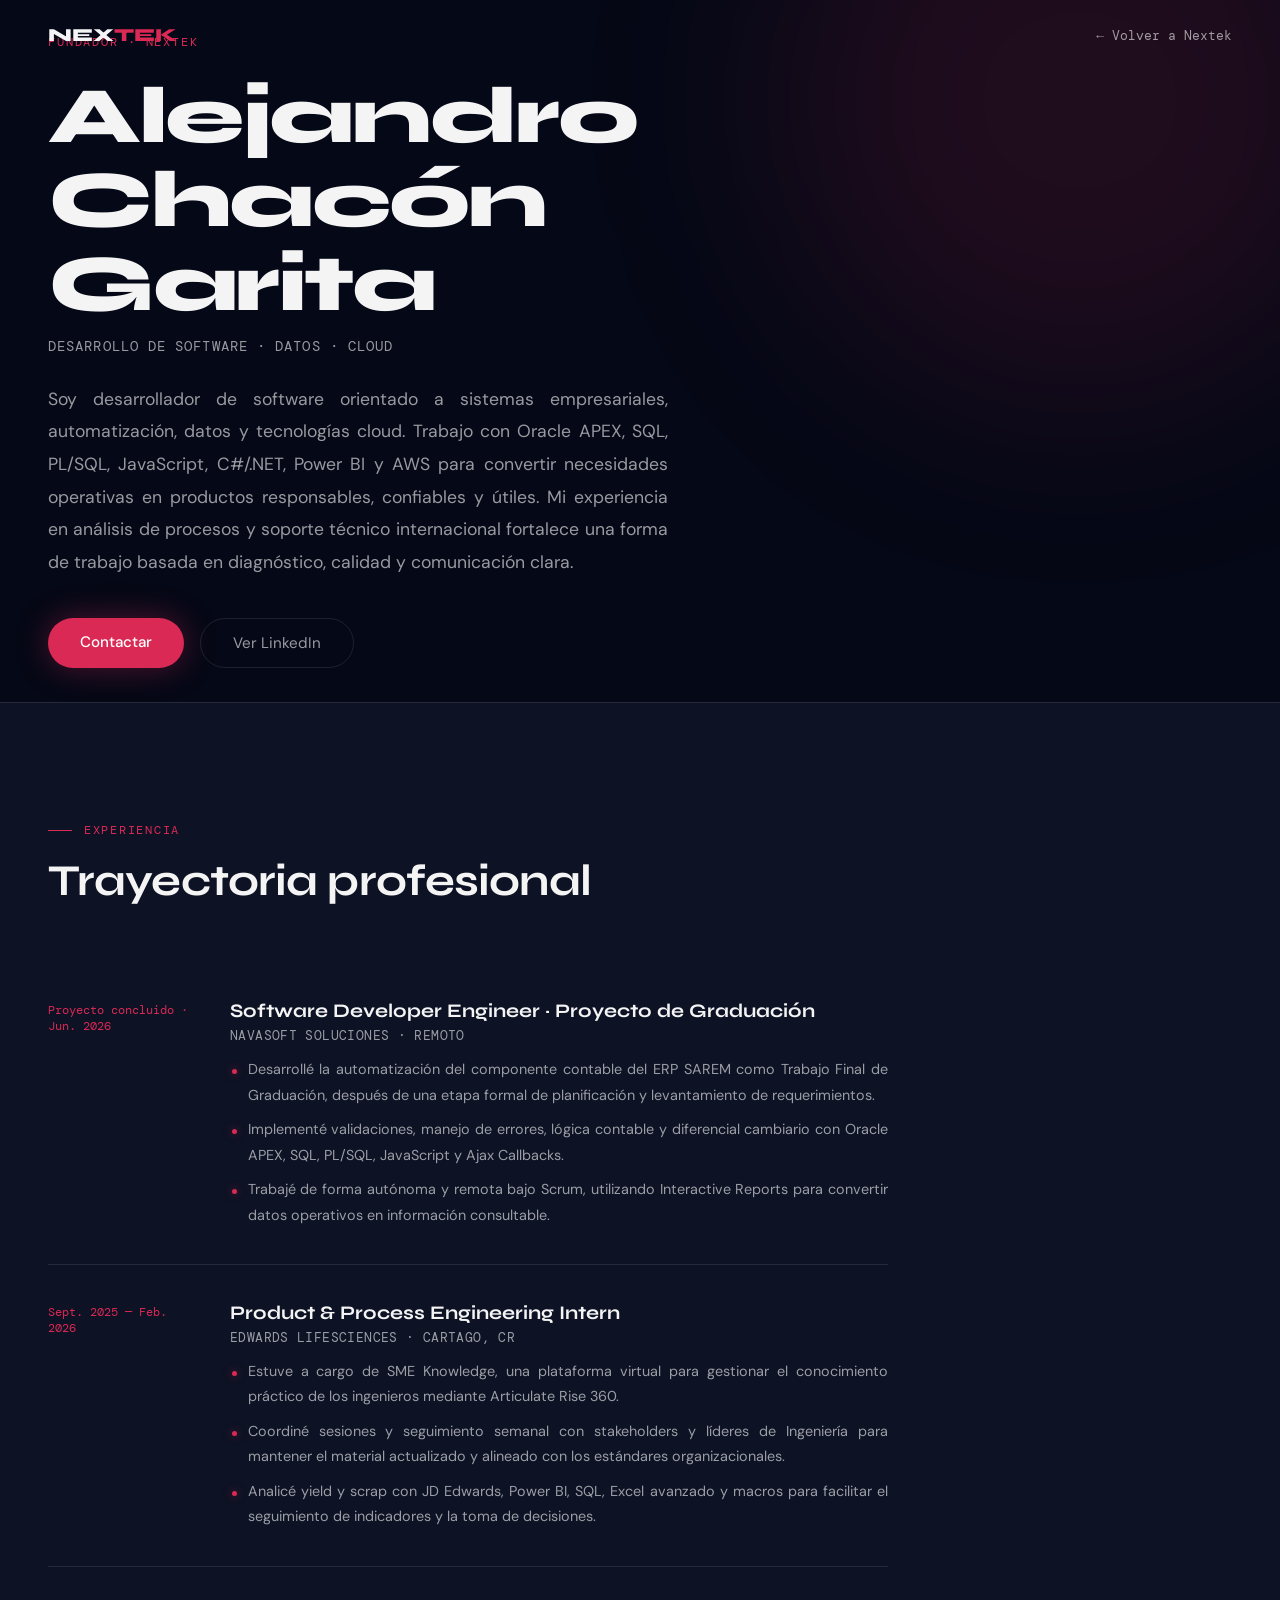
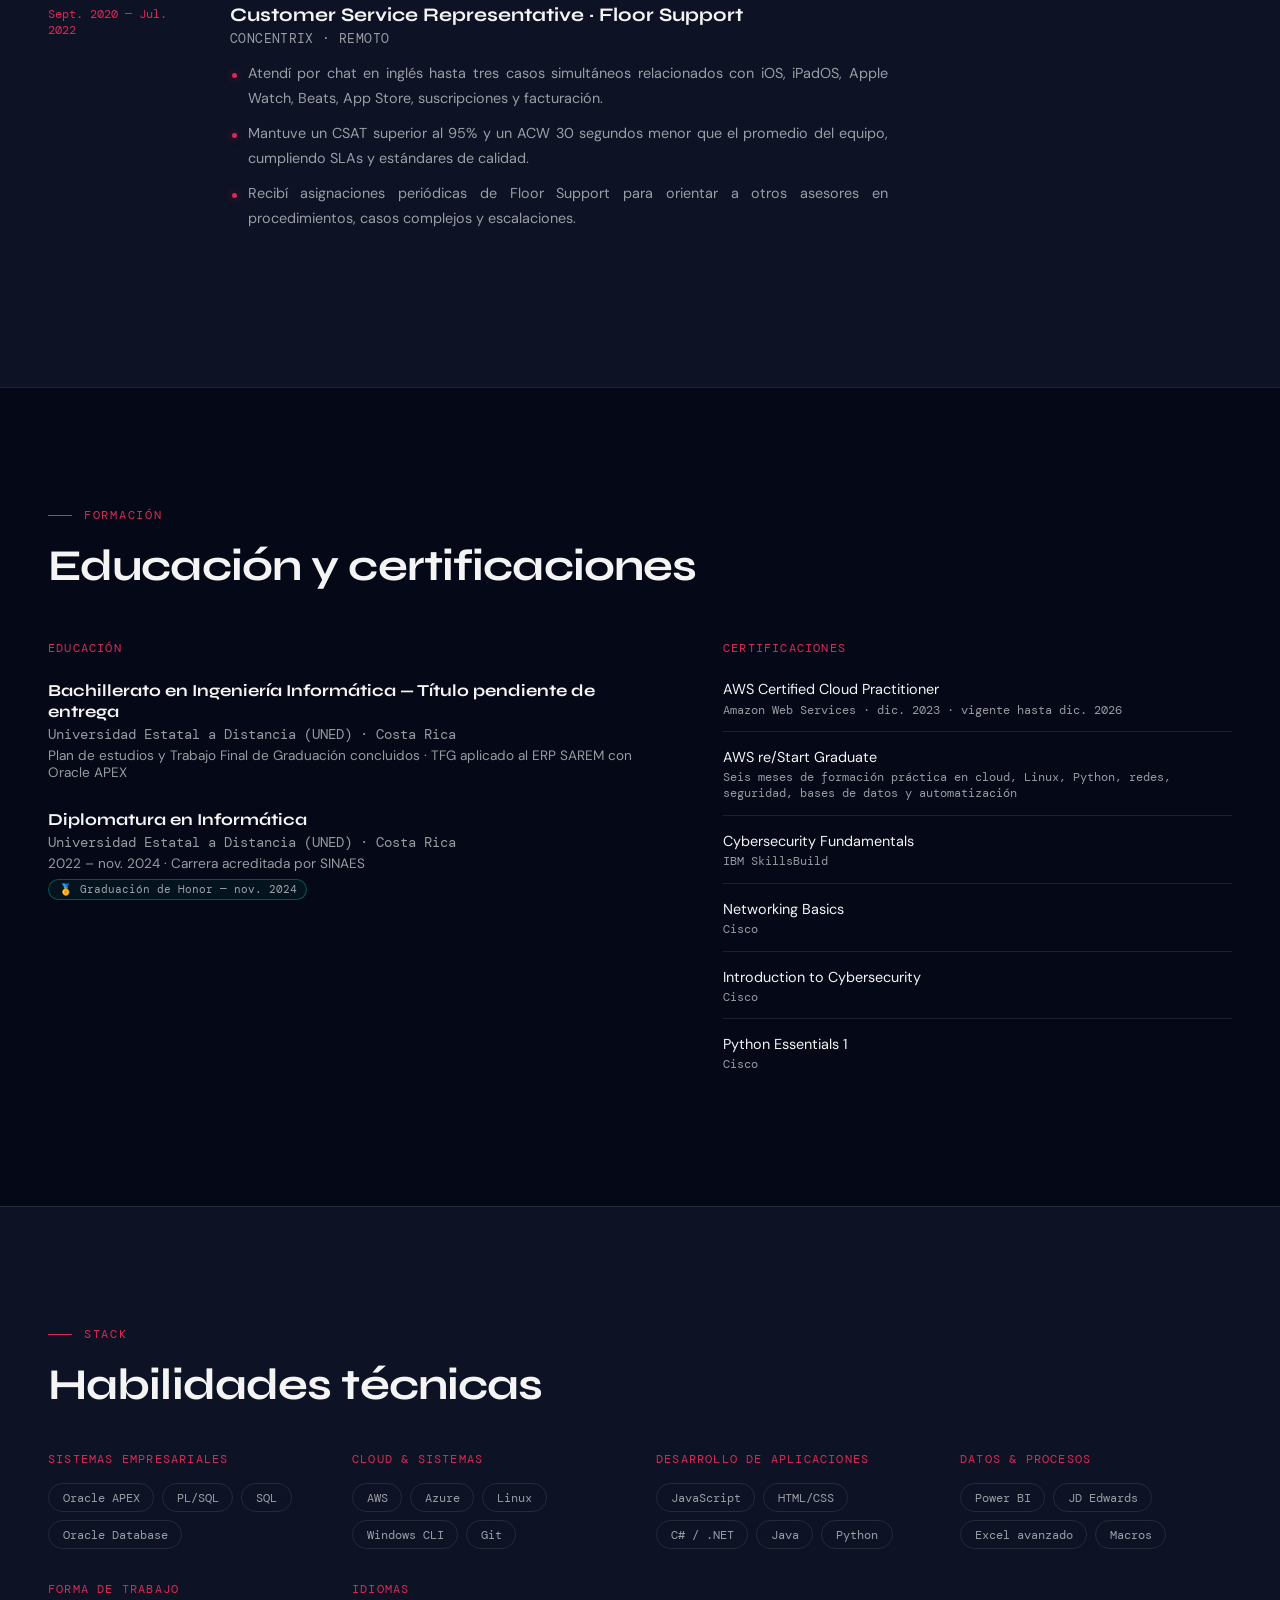
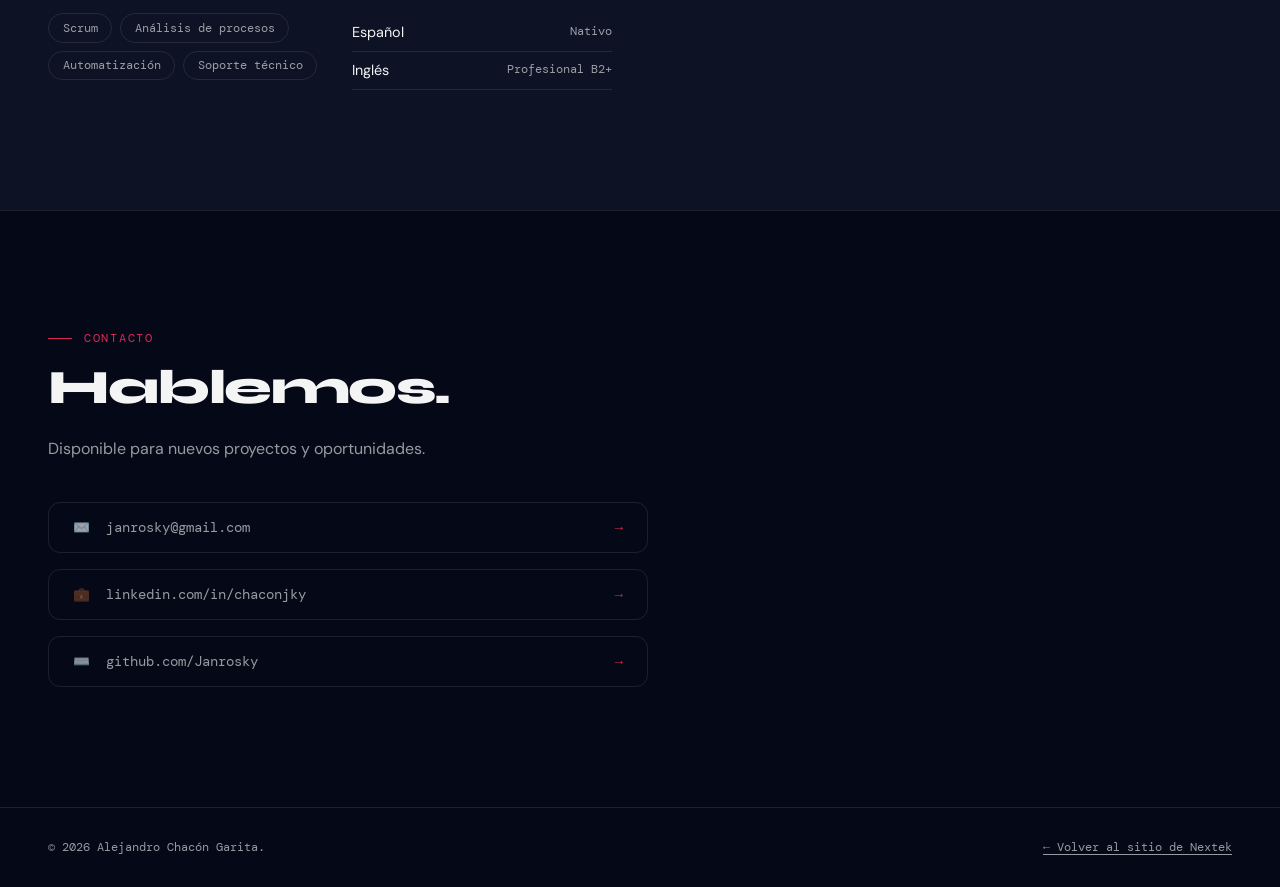
<file: founder.html>
<!DOCTYPE html>
<html lang="es">
<head>
  <meta charset="UTF-8" />
  <meta name="viewport" content="width=device-width, initial-scale=1.0"/>
  <title>Alejandro Chacón Garita — Fundador de Nextek</title>
  <meta name="description" content="Alejandro Chacón Garita, desarrollador de software costarricense enfocado en sistemas empresariales, datos y tecnologías cloud. Fundador de Nextek." />
  <meta property="og:title" content="Alejandro Chacón Garita — Fundador de Nextek" />
  <meta property="og:type" content="profile" />
  <link rel="icon" type="image/png" href="assets/images/favicon.png">
  <link rel="preconnect" href="https://fonts.googleapis.com">
  <link rel="preconnect" href="https://fonts.gstatic.com" crossorigin>
  <link href="https://fonts.googleapis.com/css2?family=Syne:wght@400;600;700;800&family=DM+Sans:wght@300;400;500;600&family=DM+Mono:wght@400;500&display=swap" rel="stylesheet">
  <link rel="stylesheet" href="assets/css/base.css">
  <link rel="stylesheet" href="assets/css/components.css">
  <link rel="stylesheet" href="assets/css/founder.css">
</head>
<body>

  <nav id="navbar">
    <a href="index.html" class="nav-logo">NEX<span>TEK</span></a>
    <a href="index.html" class="nav-back">← Volver a Nextek</a>
  </nav>

  <section id="hero">
    <div class="orb orb-1"></div>
    <div class="hero-inner">
      <p class="hero-eyebrow">Fundador · Nextek</p>
      <h1 class="hero-headline">Alejandro Chacón Garita</h1>
      <p class="hero-role">Desarrollo de software <span>·</span> Datos <span>·</span> Cloud</p>
      <p class="hero-sub">
        Soy desarrollador de software orientado a sistemas empresariales, automatización, datos y tecnologías cloud. Trabajo con Oracle APEX, SQL, PL/SQL, JavaScript, C#/.NET, Power BI y AWS para convertir necesidades operativas en productos responsables, confiables y útiles. Mi experiencia en análisis de procesos y soporte técnico internacional fortalece una forma de trabajo basada en diagnóstico, calidad y comunicación clara.
      </p>
      <div class="hero-ctas">
        <a href="#contact" class="btn-primary">Contactar</a>
        <a href="https://www.linkedin.com/in/chaconjky" target="_blank" rel="noopener" class="btn-secondary">Ver LinkedIn</a>
      </div>
    </div>
  </section>

  <section id="trajectory">
    <div class="section-label reveal">Experiencia</div>
    <h2 class="traj-headline reveal rd1">Trayectoria profesional</h2>
    <div class="timeline">

      <div class="tl-item reveal">
        <span class="tl-date">Proyecto concluido · Jun. 2026</span>
        <div>
          <div class="tl-role">Software Developer Engineer · Proyecto de Graduación</div>
          <div class="tl-org">NAVASOFT SOLUCIONES · REMOTO</div>
          <ul class="tl-bullets">
            <li>Desarrollé la automatización del componente contable del ERP SAREM como Trabajo Final de Graduación, después de una etapa formal de planificación y levantamiento de requerimientos.</li>
            <li>Implementé validaciones, manejo de errores, lógica contable y diferencial cambiario con Oracle APEX, SQL, PL/SQL, JavaScript y Ajax Callbacks.</li>
            <li>Trabajé de forma autónoma y remota bajo Scrum, utilizando Interactive Reports para convertir datos operativos en información consultable.</li>
          </ul>
        </div>
      </div>

      <div class="tl-item reveal rd1">
        <span class="tl-date">Sept. 2025 — Feb. 2026</span>
        <div>
          <div class="tl-role">Product &amp; Process Engineering Intern</div>
          <div class="tl-org">EDWARDS LIFESCIENCES · CARTAGO, CR</div>
          <ul class="tl-bullets">
            <li>Estuve a cargo de SME Knowledge, una plataforma virtual para gestionar el conocimiento práctico de los ingenieros mediante Articulate Rise 360.</li>
            <li>Coordiné sesiones y seguimiento semanal con stakeholders y líderes de Ingeniería para mantener el material actualizado y alineado con los estándares organizacionales.</li>
            <li>Analicé yield y scrap con JD Edwards, Power BI, SQL, Excel avanzado y macros para facilitar el seguimiento de indicadores y la toma de decisiones.</li>
          </ul>
        </div>
      </div>

      <div class="tl-item reveal rd2">
        <span class="tl-date">Sept. 2020 — Jul. 2022</span>
        <div>
          <div class="tl-role">Customer Service Representative · Floor Support</div>
          <div class="tl-org">CONCENTRIX · REMOTO</div>
          <ul class="tl-bullets">
            <li>Atendí por chat en inglés hasta tres casos simultáneos relacionados con iOS, iPadOS, Apple Watch, Beats, App Store, suscripciones y facturación.</li>
            <li>Mantuve un CSAT superior al 95% y un ACW 30 segundos menor que el promedio del equipo, cumpliendo SLAs y estándares de calidad.</li>
            <li>Recibí asignaciones periódicas de Floor Support para orientar a otros asesores en procedimientos, casos complejos y escalaciones.</li>
          </ul>
        </div>
      </div>

    </div>
  </section>

  <section id="credentials">
    <div class="section-label reveal">Formación</div>
    <h2 class="cred-headline reveal rd1">Educación y certificaciones</h2>
    <div class="cred-grid">
      <div>
        <div class="cred-block-title reveal">Educación</div>
        <div class="edu-item reveal rd1">
          <div class="edu-degree">Bachillerato en Ingeniería Informática — Título pendiente de entrega</div>
          <div class="edu-org">Universidad Estatal a Distancia (UNED) · Costa Rica</div>
          <div class="edu-note">Plan de estudios y Trabajo Final de Graduación concluidos · TFG aplicado al ERP SAREM con Oracle APEX</div>
        </div>
        <div class="edu-item reveal rd2">
          <div class="edu-degree">Diplomatura en Informática</div>
          <div class="edu-org">Universidad Estatal a Distancia (UNED) · Costa Rica</div>
          <div class="edu-note">2022 – nov. 2024 · Carrera acreditada por SINAES</div>
          <span class="honor-badge">🏅 Graduación de Honor — nov. 2024</span>
        </div>
      </div>
      <div>
        <div class="cred-block-title reveal">Certificaciones</div>
        <ul class="cert-list reveal rd1">
          <li>AWS Certified Cloud Practitioner<span class="cert-meta">Amazon Web Services · dic. 2023 · vigente hasta dic. 2026</span></li>
          <li>AWS re/Start Graduate<span class="cert-meta">Seis meses de formación práctica en cloud, Linux, Python, redes, seguridad, bases de datos y automatización</span></li>
          <li>Cybersecurity Fundamentals<span class="cert-meta">IBM SkillsBuild</span></li>
          <li>Networking Basics<span class="cert-meta">Cisco</span></li>
          <li>Introduction to Cybersecurity<span class="cert-meta">Cisco</span></li>
          <li>Python Essentials 1<span class="cert-meta">Cisco</span></li>
        </ul>
      </div>
    </div>
  </section>

  <section id="skills">
    <div class="section-label reveal">Stack</div>
    <h2 class="skills-headline reveal rd1">Habilidades técnicas</h2>
    <div class="skills-grid">
      <div class="reveal">
        <div class="skill-group-title">Sistemas empresariales</div>
        <div class="skill-tags">
          <span class="tag">Oracle APEX</span><span class="tag">PL/SQL</span><span class="tag">SQL</span><span class="tag">Oracle Database</span>
        </div>
      </div>
      <div class="reveal rd1">
        <div class="skill-group-title">Cloud &amp; sistemas</div>
        <div class="skill-tags">
          <span class="tag">AWS</span><span class="tag">Azure</span><span class="tag">Linux</span><span class="tag">Windows CLI</span><span class="tag">Git</span>
        </div>
      </div>
      <div class="reveal rd1">
        <div class="skill-group-title">Desarrollo de aplicaciones</div>
        <div class="skill-tags">
          <span class="tag">JavaScript</span><span class="tag">HTML/CSS</span><span class="tag">C# / .NET</span><span class="tag">Java</span><span class="tag">Python</span>
        </div>
      </div>
      <div class="reveal rd2">
        <div class="skill-group-title">Datos &amp; procesos</div>
        <div class="skill-tags">
          <span class="tag">Power BI</span><span class="tag">JD Edwards</span><span class="tag">Excel avanzado</span><span class="tag">Macros</span>
        </div>
      </div>
      <div class="reveal rd2">
        <div class="skill-group-title">Forma de trabajo</div>
        <div class="skill-tags">
          <span class="tag">Scrum</span><span class="tag">Análisis de procesos</span><span class="tag">Automatización</span><span class="tag">Soporte técnico</span>
        </div>
      </div>
      <div class="reveal rd3">
        <div class="skill-group-title">Idiomas</div>
        <div class="lang-row"><span>Español</span><span>Nativo</span></div>
        <div class="lang-row"><span>Inglés</span><span>Profesional B2+</span></div>
      </div>
    </div>
  </section>

  <section id="contact">
    <div class="contact-inner">
      <div class="section-label reveal">Contacto</div>
      <h2 class="contact-headline reveal rd1">Hablemos.</h2>
      <p class="contact-sub reveal rd2">Disponible para nuevos proyectos y oportunidades.</p>
      <div class="contact-links reveal rd3">
        <a href="mailto:janrosky@gmail.com" id="link-email" class="contact-link">
          <span>✉️ &nbsp;janrosky@gmail.com</span><span class="cl-arrow">→</span>
        </a>
        <a href="https://www.linkedin.com/in/chaconjky" target="_blank" rel="noopener" class="contact-link">
          <span>💼 &nbsp;linkedin.com/in/chaconjky</span><span class="cl-arrow">→</span>
        </a>
        <a href="https://github.com/Janrosky" target="_blank" rel="noopener" class="contact-link">
          <span>⌨️ &nbsp;github.com/Janrosky</span><span class="cl-arrow">→</span>
        </a>
      </div>
    </div>
  </section>

  <footer>
    <span class="footer-copy">© 2026 Alejandro Chacón Garita.</span>
    <span class="footer-note"><a href="index.html">← Volver al sitio de Nextek</a></span>
  </footer>
  <script type="module" src="assets/js/founder.js"></script>
</body>
</html>
</file>
<file: assets/css/base.css>
:root {
  --bg: #050816;
  --bg2: #0d1224;
  --fg: #f4f4f5;
  --muted: rgba(244, 244, 245, 0.62);
  --accent: #DB2955;
  --accent-rgb: 219, 41, 85;
  --accent2: #E6406C;
  --accent3: #a1a1aa;
  --border: rgba(244, 244, 245, 0.10);
  --font-body: 'DM Sans', sans-serif;
  --font-mono: 'DM Mono', monospace;
}

*, *::before, *::after { box-sizing: border-box; margin: 0; padding: 0; }
html { scroll-behavior: smooth; }
body { background: var(--bg); color: var(--fg); font-family: var(--font-body); overflow-x: hidden; }
a, button, input, select, textarea { font: inherit; }
:focus-visible { outline: 2px solid var(--accent); outline-offset: 4px; }

@media (prefers-reduced-motion: reduce) {
  html { scroll-behavior: auto; }
  *, *::before, *::after {
    animation-duration: .01ms !important;
    animation-iteration-count: 1 !important;
    transition-duration: .01ms !important;
  }
}
</file>
<file: assets/css/components.css>
em, .accent-script {
  font-style: italic;
  color: var(--accent);
}

.reveal { opacity: 0; transform: translateY(30px); transition: opacity .8s ease, transform .8s ease; }
.reveal.visible { opacity: 1; transform: translateY(0); }
.rd1 { transition-delay: .1s; }
.rd2 { transition-delay: .2s; }
.rd3 { transition-delay: .3s; }

@media (prefers-reduced-motion: reduce) {
  .reveal { opacity: 1; transform: none; }
}
</file>
<file: assets/css/founder.css>
﻿
    :root {
      --bg: #050816; --bg2: #0d1224; --fg: #f4f4f5;
      --muted: rgba(244,244,245,0.62);
      --accent: #DB2955; --accent-rgb: 219,41,85;
      --accent2: #E6406C; --accent3: #a1a1aa;
      --border: rgba(244,244,245,0.10);
      --font-display: 'Syne', sans-serif;
      --font-body: 'DM Sans', sans-serif;
      --font-mono: 'DM Mono', monospace;
    }
    *,*::before,*::after{box-sizing:border-box;margin:0;padding:0;}
    html{scroll-behavior:smooth;}
    body{background:var(--bg);color:var(--fg);font-family:var(--font-body);overflow-x:hidden;}
    em{font-style:italic;font-family:var(--font-display);font-weight:600;color:var(--accent);}
    p{text-align:justify;text-align-last:left;}

    nav{position:fixed;top:0;left:0;right:0;z-index:9000;padding:1.5rem 3rem;display:flex;align-items:center;justify-content:space-between;border-bottom:1px solid transparent;transition:border-color .4s,background .4s,backdrop-filter .4s;}
    nav.scrolled{border-color:var(--border);backdrop-filter:blur(24px);background:rgba(5,5,8,.75);}
    .nav-logo{font-family:var(--font-display);font-weight:800;font-size:1.15rem;color:var(--fg);text-decoration:none;}
    .nav-logo span{color:var(--accent);}
    .nav-back{font-family:var(--font-mono);font-size:.8rem;color:var(--muted);text-decoration:none;display:flex;align-items:center;gap:.5rem;transition:color .25s;}
    .nav-back:hover{color:var(--fg);}

    #hero{min-height:78vh;display:flex;flex-direction:column;justify-content:center;padding:0 3rem;position:relative;overflow:hidden;}
    .orb{position:absolute;border-radius:50%;filter:blur(100px);pointer-events:none;z-index:0;}
    .orb-1{width:600px;height:600px;background:rgba(var(--accent-rgb),.12);top:-200px;right:-100px;}
    .hero-inner{position:relative;z-index:2;max-width:900px;}
    .hero-eyebrow{font-family:var(--font-mono);font-size:.78rem;color:var(--accent);letter-spacing:.15em;text-transform:uppercase;margin-bottom:1.5rem;}
    .hero-headline{font-family:var(--font-display);font-size:clamp(2.4rem,6.5vw,5rem);font-weight:800;line-height:1.05;letter-spacing:-.03em;margin-bottom:.75rem;}
    .hero-role{font-family:var(--font-mono);font-size:.85rem;color:var(--muted);letter-spacing:.08em;text-transform:uppercase;margin-bottom:1.75rem;}
    .hero-role span{color:var(--accent3);}
    .hero-sub{font-size:clamp(1rem,2vw,1.1rem);color:var(--muted);max-width:620px;line-height:1.85;margin-bottom:2.5rem;}
    .hero-ctas{display:flex;gap:1rem;flex-wrap:wrap;}
    .btn-primary{font-weight:500;font-size:.95rem;padding:.875rem 2rem;border-radius:100px;background:var(--accent);color:#fff;text-decoration:none;display:inline-block;box-shadow:0 0 32px rgba(var(--accent-rgb),.35);transition:box-shadow .3s;}
    .btn-primary:hover{box-shadow:0 0 52px rgba(var(--accent-rgb),.6);}
    .btn-secondary{font-size:.95rem;padding:.875rem 2rem;border-radius:100px;border:1px solid var(--border);color:var(--muted);text-decoration:none;display:inline-block;transition:color .25s,border-color .25s;}
    .btn-secondary:hover{color:var(--fg);border-color:rgba(255,255,255,.25);}

    section{padding:clamp(70px,10vw,120px) 3rem;}
    .section-label{font-family:var(--font-mono);font-size:.72rem;color:var(--accent);letter-spacing:.15em;text-transform:uppercase;margin-bottom:1rem;display:flex;align-items:center;gap:.75rem;}
    .section-label::before{content:'';display:block;width:24px;height:1px;background:var(--accent);}

    #about{border-top:1px solid var(--border);}
    .about-headline{font-family:var(--font-display);font-size:clamp(1.8rem,3.5vw,2.75rem);font-weight:700;line-height:1.2;letter-spacing:-.02em;margin-bottom:1.5rem;max-width:720px;}
    .about-text{font-size:1.05rem;color:var(--muted);line-height:1.85;max-width:720px;margin-bottom:1.1rem;}
    .about-text strong{color:var(--fg);font-weight:500;}

    /* â”€â”€ EXPERIENCE â”€â”€ */
    #trajectory{border-top:1px solid var(--border);background:var(--bg2);}
    .traj-headline{font-family:var(--font-display);font-size:clamp(1.8rem,3.5vw,2.75rem);font-weight:700;letter-spacing:-.02em;margin-bottom:3.5rem;}
    .timeline{display:flex;flex-direction:column;max-width:840px;}
    .tl-item{display:grid;grid-template-columns:150px 1fr;gap:2rem;padding:2.25rem 0;border-bottom:1px solid var(--border);}
    .tl-item:last-child{border-bottom:none;}
    .tl-date{font-family:var(--font-mono);font-size:.75rem;color:var(--accent);padding-top:.2rem;}
    .tl-role{font-family:var(--font-display);font-size:1.2rem;font-weight:700;margin-bottom:.3rem;}
    .tl-org{font-size:.8rem;color:var(--muted);margin-bottom:.85rem;font-family:var(--font-mono);letter-spacing:.03em;}
    .tl-bullets{list-style:none;display:flex;flex-direction:column;gap:.6rem;}
    .tl-bullets li{font-size:.9rem;color:var(--muted);line-height:1.75;text-align:justify;text-align-last:left;padding-left:1.1rem;position:relative;}
    .tl-bullets li::before{content:'';position:absolute;left:.1rem;top:.72rem;width:5px;height:5px;border-radius:50%;background:var(--accent);box-shadow:0 0 8px rgba(var(--accent-rgb),.55);}

    /* â”€â”€ EDUCATION / CERTS â”€â”€ */
    #credentials{border-top:1px solid var(--border);}
    .cred-headline{font-family:var(--font-display);font-size:clamp(1.8rem,3.5vw,2.75rem);font-weight:700;letter-spacing:-.02em;margin-bottom:3rem;}
    .cred-grid{display:grid;grid-template-columns:1.2fr 1fr;gap:4rem;}
    .cred-block-title{font-family:var(--font-mono);font-size:.75rem;color:var(--accent);letter-spacing:.1em;text-transform:uppercase;margin-bottom:1.5rem;}
    .edu-item{margin-bottom:1.75rem;}
    .edu-degree{font-family:var(--font-display);font-weight:700;font-size:1.05rem;margin-bottom:.25rem;}
    .edu-org{font-size:.85rem;color:var(--muted);font-family:var(--font-mono);margin-bottom:.25rem;}
    .edu-note{font-size:.85rem;color:var(--muted);}
    .honor-badge{display:inline-block;font-family:var(--font-mono);font-size:.68rem;color:var(--accent3);border:1px solid rgba(0,212,170,.35);background:rgba(0,212,170,.06);padding:.15rem .6rem;border-radius:100px;margin-top:.4rem;}
    .cert-list{list-style:none;display:flex;flex-direction:column;gap:1rem;}
    .cert-list li{font-size:.9rem;color:var(--fg);border-bottom:1px solid var(--border);padding-bottom:.85rem;}
    .cert-list li:last-child{border-bottom:none;}
    .cert-meta{display:block;font-size:.78rem;color:var(--muted);font-family:var(--font-mono);margin-top:.2rem;}

    /* â”€â”€ SKILLS â”€â”€ */
    #skills{border-top:1px solid var(--border);background:var(--bg2);}
    .skills-headline{font-family:var(--font-display);font-size:clamp(1.8rem,3.5vw,2.75rem);font-weight:700;letter-spacing:-.02em;margin-bottom:2.5rem;}
    .skills-grid{display:grid;grid-template-columns:repeat(auto-fit,minmax(220px,1fr));gap:2rem;}
    .skill-group-title{font-family:var(--font-mono);font-size:.75rem;color:var(--accent);letter-spacing:.1em;text-transform:uppercase;margin-bottom:1rem;}
    .skill-tags{display:flex;flex-wrap:wrap;gap:.5rem;}
    .tag{font-family:var(--font-mono);font-size:.75rem;padding:.35rem .85rem;border-radius:100px;border:1px solid var(--border);color:var(--muted);}
    .lang-row{display:flex;justify-content:space-between;max-width:260px;font-size:.9rem;padding:.6rem 0;border-bottom:1px solid var(--border);}
    .lang-row span:last-child{color:var(--muted);font-family:var(--font-mono);font-size:.78rem;}

    /* â”€â”€ PERSONAL PROJECTS â”€â”€ */
    #own-projects{border-top:1px solid var(--border);}
    .op-headline{font-family:var(--font-display);font-size:clamp(1.8rem,3.5vw,2.75rem);font-weight:700;letter-spacing:-.02em;margin-bottom:3rem;}
    .op-grid{display:grid;grid-template-columns:repeat(auto-fit,minmax(260px,1fr));gap:1.5rem;}
    .op-card{border:1px solid var(--border);border-radius:16px;padding:1.75rem;background:rgba(255,255,255,.015);transition:border-color .3s,background .3s;}
    .op-card:hover{border-color:rgba(var(--accent-rgb),.4);background:rgba(255,255,255,.03);}
    .op-name{font-family:var(--font-display);font-weight:700;font-size:1.1rem;margin-bottom:.5rem;}
    .op-desc{font-size:.85rem;color:var(--muted);line-height:1.7;}

    #contact{border-top:1px solid var(--border);}
    .contact-inner{max-width:600px;}
    .contact-headline{font-family:var(--font-display);font-size:clamp(2rem,4vw,3rem);font-weight:800;letter-spacing:-.03em;line-height:1.1;margin-bottom:1.25rem;}
    .contact-sub{color:var(--muted);font-size:1rem;line-height:1.7;margin-bottom:2.5rem;}
    .contact-links{display:flex;flex-direction:column;gap:1rem;}
    .contact-link{display:flex;align-items:center;justify-content:space-between;font-family:var(--font-mono);font-size:.85rem;color:var(--muted);text-decoration:none;padding:1rem 1.5rem;border:1px solid var(--border);border-radius:12px;transition:border-color .25s,color .25s,background .25s;}
    .contact-link:hover{border-color:var(--accent);color:var(--fg);background:rgba(var(--accent-rgb),.06);}
    .cl-arrow{color:var(--accent);}

    footer{border-top:1px solid var(--border);padding:2rem 3rem;display:flex;align-items:center;justify-content:space-between;flex-wrap:wrap;gap:1rem;}
    .footer-copy,.footer-note{font-family:var(--font-mono);font-size:.72rem;color:var(--muted);}
    .footer-note a{color:var(--muted);text-decoration:underline;text-underline-offset:3px;}
    .footer-note a:hover{color:var(--fg);}

    .reveal{opacity:0;transform:translateY(30px);transition:opacity .8s ease,transform .8s ease;}
    .reveal.visible{opacity:1;transform:translateY(0);}
    .rd1{transition-delay:.1s;} .rd2{transition-delay:.2s;} .rd3{transition-delay:.3s;}

    @media (max-width:768px){
      nav{padding:1.25rem 1.5rem;}
      section{padding:60px 1.5rem;}
      #hero{padding:5rem 1.5rem 0;min-height:70vh;}
      .tl-item{grid-template-columns:1fr;gap:.5rem;}
      .cred-grid{grid-template-columns:1fr;gap:2.5rem;}
      footer{padding:1.5rem;flex-direction:column;text-align:center;}
    }
</file>
